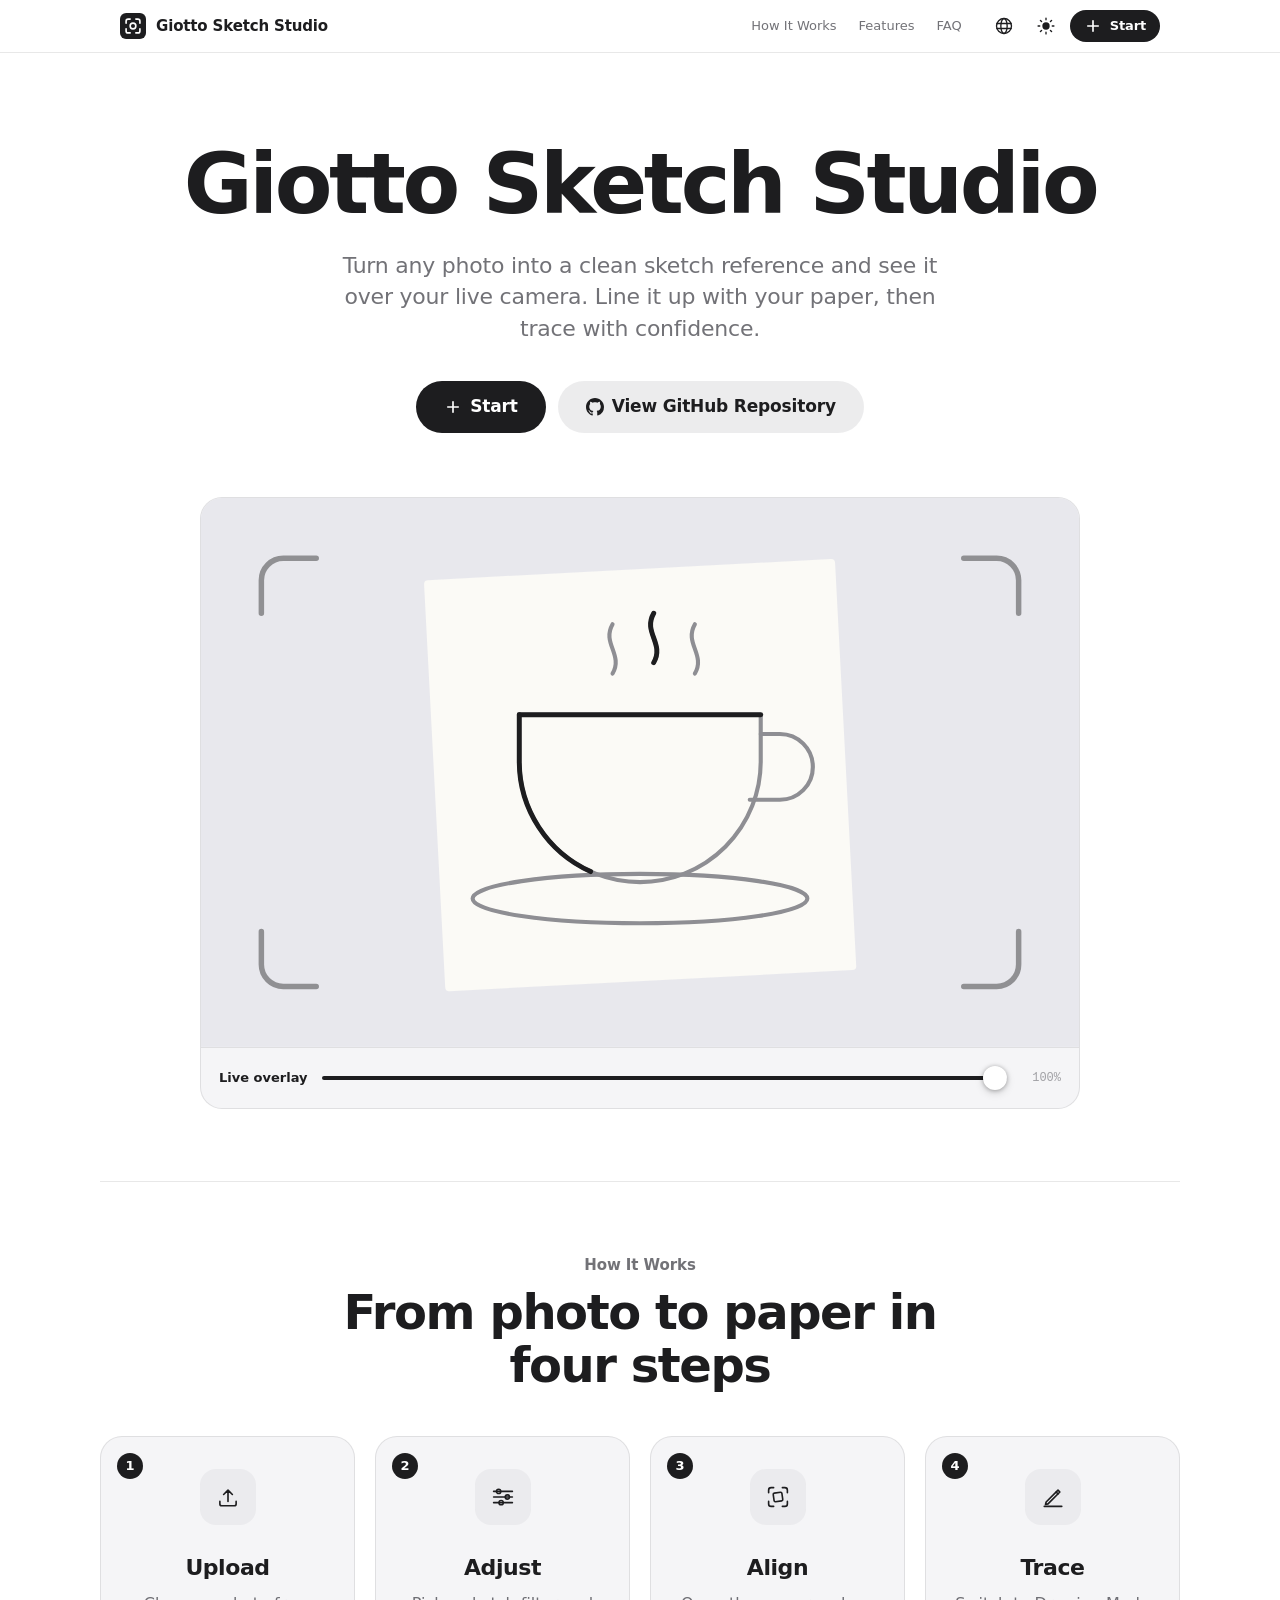
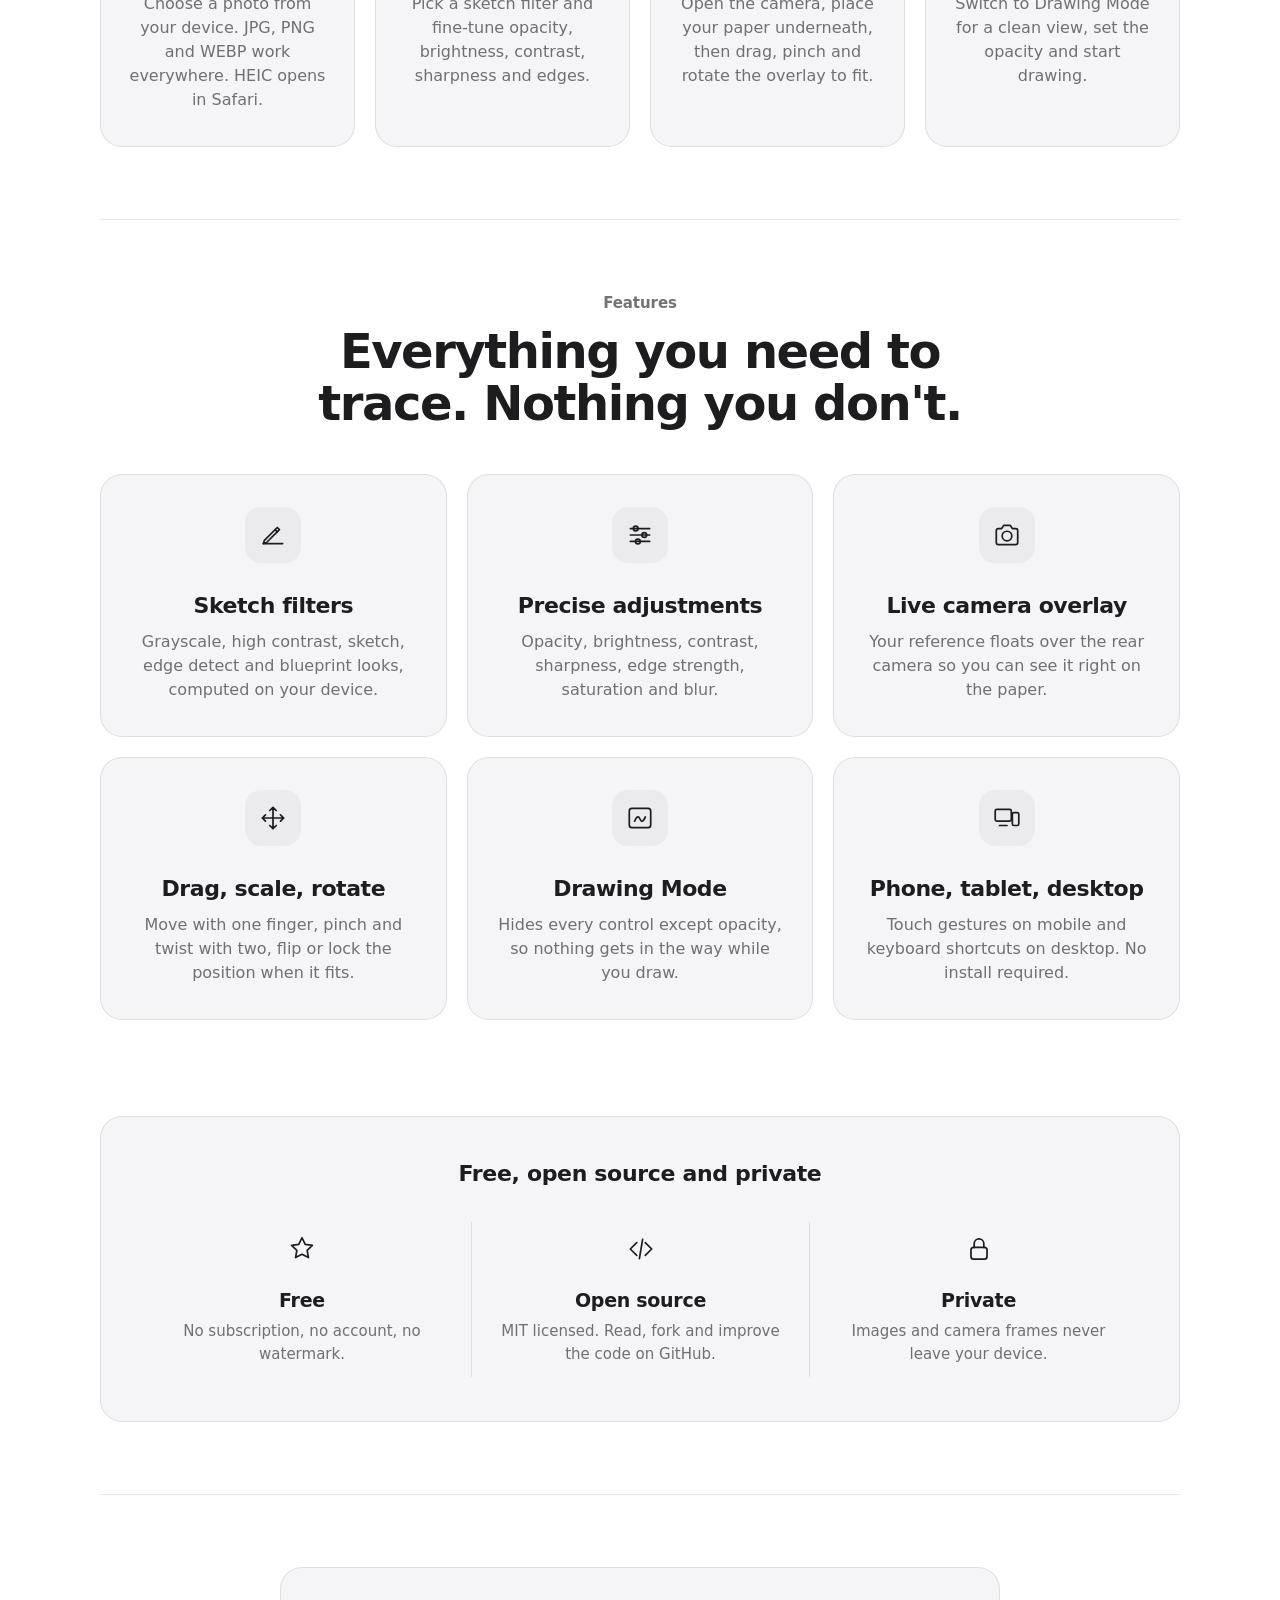
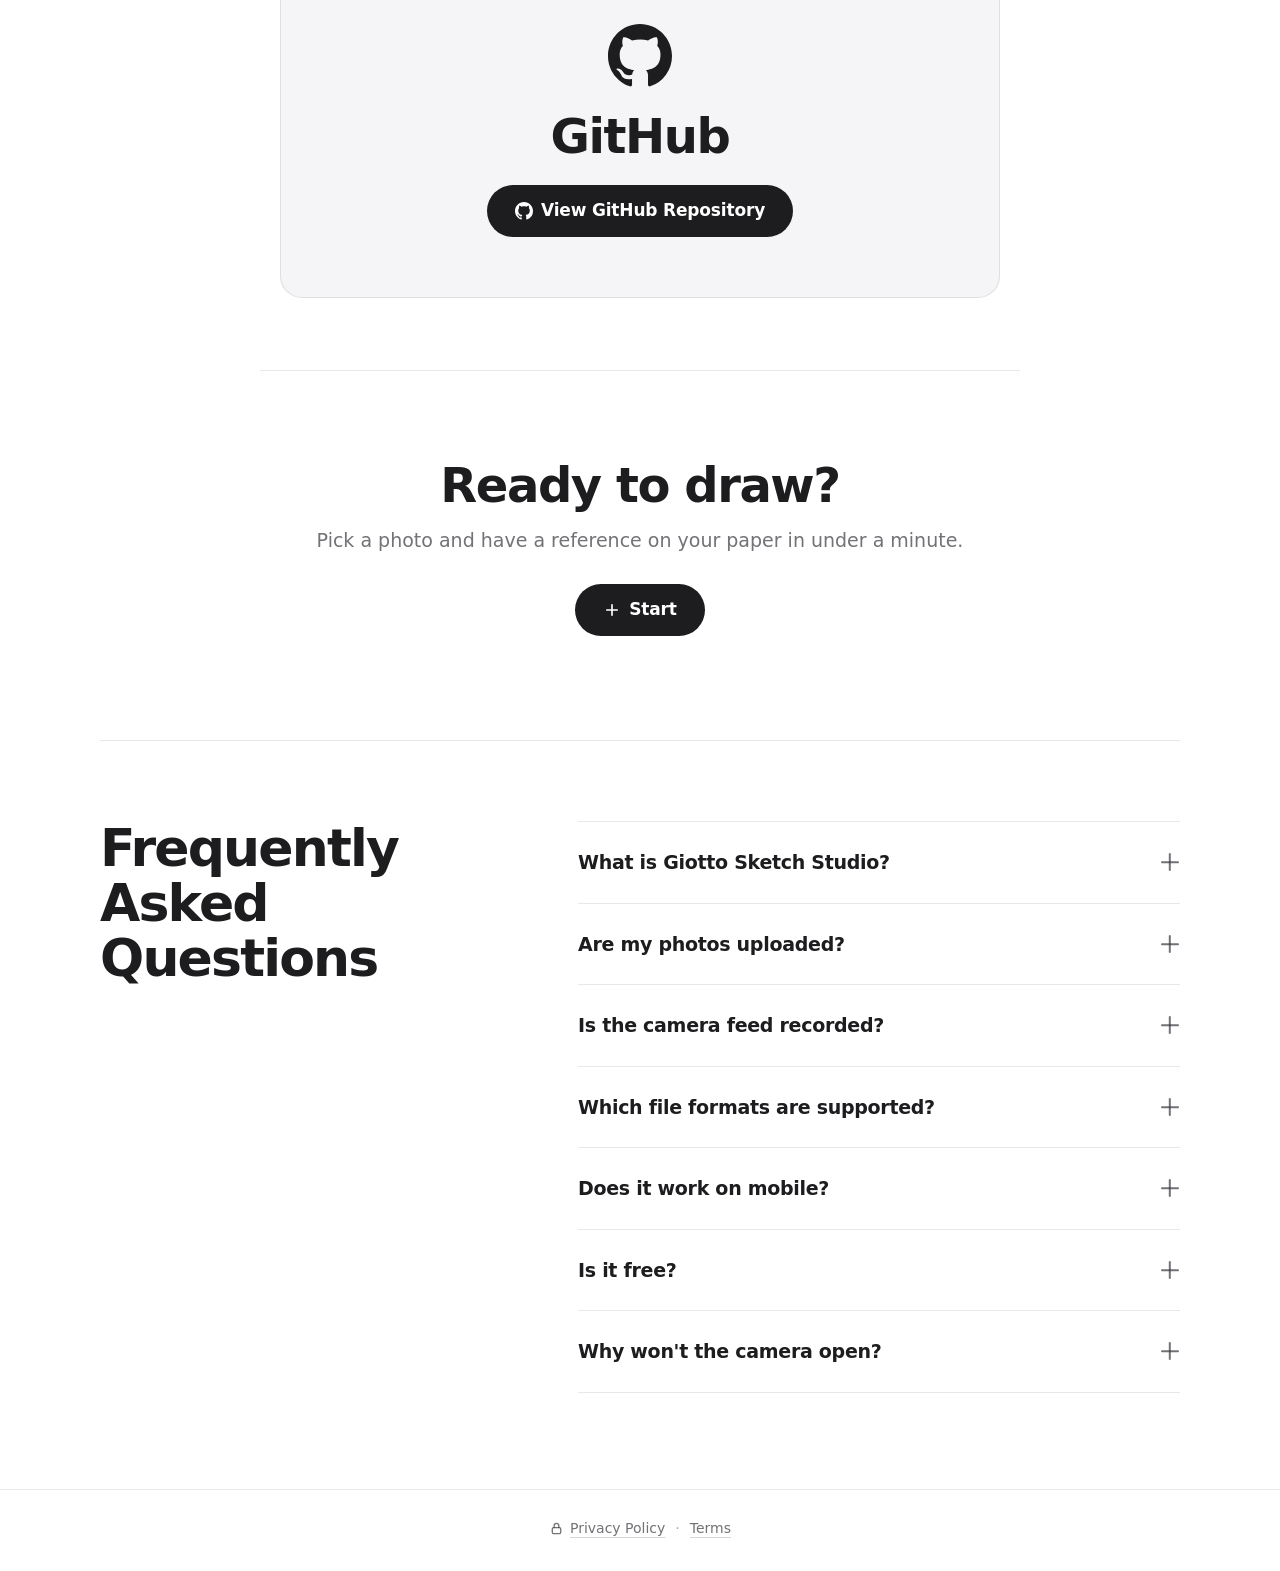
<file: index.html>
<!DOCTYPE html>
<html lang="en" class="i18n-loading">
<head>
<meta charset="UTF-8">
<meta name="viewport" content="width=device-width, initial-scale=1, viewport-fit=cover">
<title>Giotto Sketch Studio</title>
<meta name="description" content="Turn any photo into a sketch reference and trace it over your live camera. Free, open source, and private: everything runs in your browser.">
<meta name="theme-color" content="#000000">
<meta name="color-scheme" content="dark light">
<meta name="version" content="1.1.1">
<link rel="icon" href="assets/icons/icon.svg" type="image/svg+xml">
<link rel="apple-touch-icon" href="assets/icons/apple-touch-icon.png">
<script>
/* Boot: resolve theme before first paint (system | light | dark) and hide text until strings load. */
(function(){var d=document.documentElement,p;try{p=localStorage.getItem("giotto-theme")}catch(e){}
if(p==="main")p="dark";if(p!=="light"&&p!=="dark")p="system";
d.setAttribute("data-theme",p==="system"?(window.matchMedia&&matchMedia("(prefers-color-scheme: light)").matches?"light":"dark"):p);
setTimeout(function(){d.classList.remove("i18n-loading")},2500);})();
</script>
<link rel="preload" href="assets/i18n/en.json?v=1.1.1" as="fetch" crossorigin="anonymous">
<link rel="stylesheet" href="assets/css/app.css?v=1.1.1">
<script src="assets/js/i18n.js?v=1.1.1" defer></script>
<script src="assets/js/studio.js?v=1.1.1" defer></script>
<script src="assets/js/app.js?v=1.1.1" defer></script>
</head>
<body>
<a class="skip-link" href="#main" data-i18n="skipToContent">Skip to content</a>

<!-- Shared icon sprites -->
<svg width="0" height="0" style="position:absolute" aria-hidden="true">
  <symbol id="i-mark" viewBox="0 0 64 64"><rect width="64" height="64" rx="15" fill="currentColor"/><g fill="none" stroke="var(--mark-fg)" stroke-width="4" stroke-linecap="round"><path d="M15 25v-5a5 5 0 0 1 5-5h5M15 39v5a5 5 0 0 0 5 5h5M49 25v-5a5 5 0 0 0-5-5h-5M49 39v5a5 5 0 0 1-5 5h-5"/><circle cx="32" cy="32" r="7"/></g></symbol>
  <symbol id="i-gear" viewBox="0 0 24 24"><g fill="none" stroke="currentColor" stroke-width="1.7" stroke-linecap="round" stroke-linejoin="round"><circle cx="12" cy="12" r="3"/><path d="M19.4 15a1.7 1.7 0 0 0 .3 1.8l.1.1a2 2 0 1 1-2.8 2.8l-.1-.1a1.7 1.7 0 0 0-1.8-.3 1.7 1.7 0 0 0-1 1.5V21a2 2 0 1 1-4 0v-.1a1.7 1.7 0 0 0-1.1-1.5 1.7 1.7 0 0 0-1.8.3l-.1.1a2 2 0 1 1-2.8-2.8l.1-.1a1.7 1.7 0 0 0 .3-1.8 1.7 1.7 0 0 0-1.5-1H3a2 2 0 1 1 0-4h.1a1.7 1.7 0 0 0 1.5-1.1 1.7 1.7 0 0 0-.3-1.8l-.1-.1a2 2 0 1 1 2.8-2.8l.1.1a1.7 1.7 0 0 0 1.8.3H9a1.7 1.7 0 0 0 1-1.5V3a2 2 0 1 1 4 0v.1a1.7 1.7 0 0 0 1 1.5 1.7 1.7 0 0 0 1.8-.3l.1-.1a2 2 0 1 1 2.8 2.8l-.1.1a1.7 1.7 0 0 0-.3 1.8V9a1.7 1.7 0 0 0 1.5 1H21a2 2 0 1 1 0 4h-.1a1.7 1.7 0 0 0-1.5 1z"/></g></symbol>
  <symbol id="i-github" viewBox="0 0 16 16"><path fill="currentColor" d="M8 0C3.58 0 0 3.58 0 8c0 3.54 2.29 6.53 5.47 7.59.4.07.55-.17.55-.38 0-.19-.01-.82-.01-1.49-2.01.37-2.53-.49-2.69-.94-.09-.23-.48-.94-.82-1.13-.28-.15-.68-.52-.01-.53.63-.01 1.08.58 1.23.82.72 1.21 1.87.87 2.33.66.07-.52.28-.87.51-1.07-1.78-.2-3.64-.89-3.64-3.95 0-.87.31-1.59.82-2.15-.08-.2-.36-1.02.08-2.12 0 0 .67-.21 2.2.82.64-.18 1.32-.27 2-.27.68 0 1.36.09 2 .27 1.53-1.04 2.2-.82 2.2-.82.44 1.1.16 1.92.08 2.12.51.56.82 1.27.82 2.15 0 3.07-1.87 3.75-3.65 3.95.29.25.54.73.54 1.48 0 1.07-.01 1.93-.01 2.2 0 .21.15.46.55.38A8.01 8.01 0 0 0 16 8c0-4.42-3.58-8-8-8z"/></symbol>
  <symbol id="i-plus" viewBox="0 0 24 24"><path d="M12 5v14M5 12h14" fill="none" stroke="currentColor" stroke-width="2.2" stroke-linecap="round"/></symbol>
  <symbol id="i-lock" viewBox="0 0 16 16"><g fill="none" stroke="currentColor" stroke-width="1.4" stroke-linecap="round" stroke-linejoin="round"><rect x="3.5" y="7" width="9" height="6.5" rx="1.5"/><path d="M5.5 7V5a2.5 2.5 0 0 1 5 0v2"/></g></symbol>
  <symbol id="i-chev" viewBox="0 0 24 24"><path d="M9 6l6 6-6 6" fill="none" stroke="currentColor" stroke-width="2" stroke-linecap="round" stroke-linejoin="round"/></symbol>
  <symbol id="i-back" viewBox="0 0 24 24"><path d="M15 18l-6-6 6-6" fill="none" stroke="currentColor" stroke-width="2" stroke-linecap="round" stroke-linejoin="round"/></symbol>
  <symbol id="i-close" viewBox="0 0 24 24"><path d="M6 6l12 12M18 6L6 18" fill="none" stroke="currentColor" stroke-width="2" stroke-linecap="round"/></symbol>
  <symbol id="i-help" viewBox="0 0 24 24"><g fill="none" stroke="currentColor" stroke-width="1.8" stroke-linecap="round"><circle cx="12" cy="12" r="9"/><path d="M9.6 9.3a2.5 2.5 0 0 1 4.8.9c0 1.7-2.4 2.2-2.4 3.6"/><circle cx="12" cy="17" r=".6" fill="currentColor"/></g></symbol>
  <symbol id="i-check" viewBox="0 0 20 20"><path d="M4 10.5l3.5 3.5L16 6" fill="none" stroke="currentColor" stroke-width="2" stroke-linecap="round" stroke-linejoin="round"/></symbol>
</svg>

<!-- ======================= HOME / INFO PAGES ======================= -->
<div class="site" id="site">
  <header class="nav" id="nav">
    <div class="nav-inner">
      <a class="logo" href="#home" data-scroll-top data-i18n-aria="navHome">
        <svg class="mark" aria-hidden="true"><use href="#i-mark"/></svg>
        <span data-i18n="appName">Giotto Sketch Studio</span>
      </a>
      <nav class="nav-links" data-i18n-aria="ariaMenu">
        <a href="#how" data-i18n="navHowItWorks"></a>
        <a href="#features" data-i18n="navFeatures"></a>
        <a href="#faq" data-i18n="navFaq"></a>
      </nav>
      <div class="nav-actions">
        <button class="icon-btn plain" id="navLangBtn" type="button" data-i18n-aria="langLabel" title="">
          <svg viewBox="0 0 24 24" fill="none" stroke="currentColor" stroke-width="1.6" stroke-linecap="round" aria-hidden="true"><circle cx="12" cy="12" r="9"/><ellipse cx="12" cy="12" rx="3.8" ry="9"/><path d="M3.5 9h17M3.5 15h17"/></svg>
        </button>
        <button class="icon-btn plain" id="navThemeBtn" type="button" data-i18n-aria="themeToggle" title="">
          <svg class="theme-glyph" viewBox="0 0 24 24" aria-hidden="true">
            <mask id="tgMask"><rect width="24" height="24" fill="#fff"/><circle class="tg-bite" cx="17" cy="7" r="5" fill="#000"/></mask>
            <circle class="tg-core" cx="12" cy="12" r="4.4" fill="currentColor" mask="url(#tgMask)"/>
            <g class="tg-rays" stroke="currentColor" stroke-width="1.6" stroke-linecap="round"><path d="M12 2.5v2M12 19.5v2M2.5 12h2M19.5 12h2M5.3 5.3l1.4 1.4M17.3 17.3l1.4 1.4M5.3 18.7l1.4-1.4M17.3 6.7l1.4-1.4"/></g>
          </svg>
        </button>
        <a class="btn primary small" href="#studio"><svg aria-hidden="true"><use href="#i-plus"/></svg><span data-i18n="start"></span></a>
      </div>
    </div>
  </header>

  <main id="main">
    <!-- HOME -->
    <div class="page" id="page-home" data-page="home">
      <section class="hero">
        <h1 class="hero-title" tabindex="-1" data-i18n="appName">Giotto Sketch Studio</h1>
        <p class="hero-text" data-i18n="heroText"></p>
        <div class="hero-actions">
          <a class="btn primary large" href="#studio"><svg aria-hidden="true"><use href="#i-plus"/></svg><span data-i18n="start"></span></a>
          <a class="btn large" href="https://github.com/aligokdam/giotto.sketch.studio" target="_blank" rel="noopener noreferrer">
            <svg aria-hidden="true"><use href="#i-github"/></svg><span data-i18n="viewOnGithub"></span>
          </a>
        </div>

        <figure class="showcase">
          <svg class="showcase-art" viewBox="0 0 640 400" role="img" data-i18n-aria="illustrationLabel">
            <rect class="ill-bg" width="640" height="400"/>
            <g transform="rotate(-3 320 200)">
              <rect class="ill-paper" x="170" y="52" width="300" height="300" rx="3"/>
            </g>
            <g class="ill-guide">
              <path d="M300 92c-8 14 8 22 0 36M330 84c-8 14 8 22 0 36M360 92c-8 14 8 22 0 36"/>
              <path d="M232 158h176v34a88 88 0 0 1-176 0z"/>
              <path d="M408 172h14a24 24 0 0 1 0 48h-22"/>
              <ellipse cx="320" cy="292" rx="122" ry="18"/>
            </g>
            <g class="ill-ink">
              <path d="M232 158h176"/>
              <path d="M232 158v34a88 88 0 0 0 52 80.3"/>
              <path d="M330 84c-8 14 8 22 0 36"/>
            </g>
            <g class="ill-corners">
              <path d="M44 84V60a16 16 0 0 1 16-16h24M556 44h24a16 16 0 0 1 16 16v24M596 316v24a16 16 0 0 1-16 16h-24M84 356H60a16 16 0 0 1-16-16v-24"/>
            </g>
          </svg>
          <figcaption class="showcase-bar">
            <label class="pill" for="showcaseOpacity" data-i18n="illustrationCaption"></label>
            <input type="range" id="showcaseOpacity" min="0" max="100" value="100">
            <output class="mini-val" id="showcaseVal" for="showcaseOpacity">100%</output>
          </figcaption>
        </figure>
      </section>

      <section class="block" id="how" aria-labelledby="howTitle">
        <div class="block-head">
          <p class="eyebrow" data-i18n="navHowItWorks"></p>
          <h2 id="howTitle" data-i18n="howTitle"></h2>
        </div>
        <ol class="steps">
          <li class="step">
            <span class="step-num" aria-hidden="true">1</span>
            <div class="feature-icon" aria-hidden="true"><svg viewBox="0 0 48 48"><path d="M24 31V13M24 13l-7 7M24 13l7 7"/><path d="M11 31v4a3 3 0 0 0 3 3h20a3 3 0 0 0 3-3v-4"/></svg></div>
            <h3 data-i18n="step1Title"></h3><p data-i18n="step1Text"></p>
          </li>
          <li class="step">
            <span class="step-num" aria-hidden="true">2</span>
            <div class="feature-icon" aria-hidden="true"><svg viewBox="0 0 48 48"><path d="M9 15h30M9 24h30M9 33h30"/><circle cx="17" cy="15" r="3.4"/><circle cx="31" cy="24" r="3.4"/><circle cx="21" cy="33" r="3.4"/></svg></div>
            <h3 data-i18n="step2Title"></h3><p data-i18n="step2Text"></p>
          </li>
          <li class="step">
            <span class="step-num" aria-hidden="true">3</span>
            <div class="feature-icon" aria-hidden="true"><svg viewBox="0 0 48 48"><path d="M9 17v-4a4 4 0 0 1 4-4h4M9 31v4a4 4 0 0 0 4 4h4M39 17v-4a4 4 0 0 0-4-4h-4M39 31v4a4 4 0 0 1-4 4h-4"/><rect x="17" y="17" width="14" height="14" rx="2" transform="rotate(-8 24 24)"/></svg></div>
            <h3 data-i18n="step3Title"></h3><p data-i18n="step3Text"></p>
          </li>
          <li class="step">
            <span class="step-num" aria-hidden="true">4</span>
            <div class="feature-icon" aria-hidden="true"><svg viewBox="0 0 48 48"><path d="M12 36l4-1 19-19-3-3-19 19z"/><path d="M29 16l3 3M10 39h28"/></svg></div>
            <h3 data-i18n="step4Title"></h3><p data-i18n="step4Text"></p>
          </li>
        </ol>
      </section>

      <section class="block" id="features" aria-labelledby="featuresTitle">
        <div class="block-head">
          <p class="eyebrow" data-i18n="navFeatures"></p>
          <h2 id="featuresTitle" data-i18n="featuresTitle"></h2>
        </div>
        <div class="features">
          <article class="feature">
            <div class="feature-icon"><svg viewBox="0 0 28 28" aria-hidden="true"><path d="M5 22l3-1 12-12-2-2L6 19z"/><path d="M16 9l2 2M5 22h18"/></svg></div>
            <h3 data-i18n="feat1Title"></h3><p data-i18n="feat1Text"></p>
          </article>
          <article class="feature">
            <div class="feature-icon"><svg viewBox="0 0 28 28" aria-hidden="true"><path d="M5 8h18M5 14h18M5 20h18"/><circle cx="10" cy="8" r="2.2"/><circle cx="18" cy="14" r="2.2"/><circle cx="12" cy="20" r="2.2"/></svg></div>
            <h3 data-i18n="feat2Title"></h3><p data-i18n="feat2Text"></p>
          </article>
          <article class="feature">
            <div class="feature-icon"><svg viewBox="0 0 28 28" aria-hidden="true"><path d="M4 10a2 2 0 0 1 2-2h3l2-3h6l2 3h3a2 2 0 0 1 2 2v11a2 2 0 0 1-2 2H6a2 2 0 0 1-2-2z"/><circle cx="14" cy="15" r="4.5"/></svg></div>
            <h3 data-i18n="feat3Title"></h3><p data-i18n="feat3Text"></p>
          </article>
          <article class="feature">
            <div class="feature-icon"><svg viewBox="0 0 28 28" aria-hidden="true"><path d="M14 4v20M4 14h20M14 4l-3 3M14 4l3 3M14 24l-3-3M14 24l3-3M4 14l3-3M4 14l3 3M24 14l-3-3M24 14l-3 3"/></svg></div>
            <h3 data-i18n="feat4Title"></h3><p data-i18n="feat4Text"></p>
          </article>
          <article class="feature">
            <div class="feature-icon"><svg viewBox="0 0 28 28" aria-hidden="true"><rect x="4" y="5" width="20" height="18" rx="2.5"/><path d="M9 17c2-5 4-5 5-2s3 3 5-2"/></svg></div>
            <h3 data-i18n="feat5Title"></h3><p data-i18n="feat5Text"></p>
          </article>
          <article class="feature">
            <div class="feature-icon"><svg viewBox="0 0 28 28" aria-hidden="true"><rect x="3" y="6" width="15" height="11" rx="1.5"/><path d="M7 21h7"/><rect x="19" y="9" width="6" height="12" rx="1.5"/></svg></div>
            <h3 data-i18n="feat6Title"></h3><p data-i18n="feat6Text"></p>
          </article>
        </div>
      </section>

      <section class="values" aria-labelledby="valuesTitle">
        <h2 class="values-title" id="valuesTitle" data-i18n="valuesTitle"></h2>
        <div class="values-grid">
          <div class="value-item"><svg viewBox="0 0 28 28" aria-hidden="true"><path d="M14 3.5l3 6.2 6.7.9-4.9 4.7 1.2 6.7L14 18.8 8 22l1.2-6.7-4.9-4.7 6.7-.9z"/></svg><h3 data-i18n="valueFreeTitle"></h3><p data-i18n="valueFreeText"></p></div>
          <div class="value-item"><svg viewBox="0 0 28 28" aria-hidden="true"><path d="M10 8l-6 6 6 6M18 8l6 6-6 6M15.5 5l-3 18"/></svg><h3 data-i18n="valueOpenTitle"></h3><p data-i18n="valueOpenText"></p></div>
          <div class="value-item"><svg viewBox="0 0 28 28" aria-hidden="true"><rect x="6.5" y="12.5" width="15" height="11" rx="2.5"/><path d="M9.5 12.5V9a4.5 4.5 0 0 1 9 0v3.5"/></svg><h3 data-i18n="valuePrivateTitle"></h3><p data-i18n="valuePrivateText"></p></div>
        </div>
      </section>

      <section class="block github" id="github" aria-labelledby="githubTitle">
        <div class="repo-card">
          <svg class="repo-icon" aria-hidden="true"><use href="#i-github"/></svg>
          <h2 id="githubTitle">GitHub</h2>
          <a class="btn primary large" href="https://github.com/aligokdam/giotto.sketch.studio" target="_blank" rel="noopener noreferrer">
            <svg aria-hidden="true"><use href="#i-github"/></svg><span data-i18n="viewOnGithub"></span>
          </a>
        </div>
      </section>

      <section class="cta">
        <h2 data-i18n="ctaTitle"></h2>
        <p data-i18n="ctaText"></p>
        <a class="btn primary large" href="#studio"><svg aria-hidden="true"><use href="#i-plus"/></svg><span data-i18n="start"></span></a>
      </section>

      <section class="faq" id="faq" aria-labelledby="faqTitle">
        <h2 id="faqTitle" data-i18n="faqTitle"></h2>
        <div class="faq-list">
          <details><summary><span data-i18n="faq1q"></span><span class="faq-icon" aria-hidden="true"></span></summary><p data-i18n="faq1a"></p></details>
          <details><summary><span data-i18n="faq2q"></span><span class="faq-icon" aria-hidden="true"></span></summary><p data-i18n="faq2a"></p></details>
          <details><summary><span data-i18n="faq3q"></span><span class="faq-icon" aria-hidden="true"></span></summary><p data-i18n="faq3a"></p></details>
          <details><summary><span data-i18n="faq4q"></span><span class="faq-icon" aria-hidden="true"></span></summary><p data-i18n="faq4a"></p></details>
          <details><summary><span data-i18n="faq5q"></span><span class="faq-icon" aria-hidden="true"></span></summary><p data-i18n="faq5a"></p></details>
          <details><summary><span data-i18n="faq6q"></span><span class="faq-icon" aria-hidden="true"></span></summary><p data-i18n="faq6a"></p></details>
          <details><summary><span data-i18n="faq7q"></span><span class="faq-icon" aria-hidden="true"></span></summary><p data-i18n="faq7a"></p></details>
        </div>
      </section>
    </div>

    <!-- PRIVACY -->
    <article class="page doc" id="page-privacy" data-page="privacy" hidden>
      <header>
        <h1 tabindex="-1" data-i18n="privacyPolicy"></h1>
        <p class="doc-date" data-i18n="privacyUpdated"></p>
        <p class="doc-intro" data-i18n="privacyIntro"></p>
      </header>
      <section><h2 data-i18n="privacy1h"></h2>
        <ul class="doc-list"><li data-i18n="privacyL1"></li><li data-i18n="privacyL2"></li><li data-i18n="privacyL3"></li><li data-i18n="privacyL4"></li><li data-i18n="privacyL5"></li></ul>
      </section>
      <section><h2 data-i18n="privacy2h"></h2>
        <p data-i18n="privacy2p"></p>
      </section>
      <section><h2 data-i18n="privacy3h"></h2>
        <p data-i18n="privacy3p"></p>
      </section>
      <section><h2 data-i18n="privacy4h"></h2>
        <p data-i18n="privacy4p"></p>
        <ul class="doc-list"><li data-i18n="privacy4a"></li><li data-i18n="privacy4b"></li></ul>
        <p data-i18n="privacy4c"></p>
      </section>
      <section><h2 data-i18n="privacy5h"></h2>
        <p data-i18n="privacy5p"></p>
      </section>
      <section><h2 data-i18n="privacy6h"></h2>
        <p data-i18n="privacy6p"></p>
      </section>
      <section><h2 data-i18n="privacy8h"></h2>
        <p data-i18n="privacy8p"></p>
      </section>
      <section><h2 data-i18n="privacy9h"></h2>
        <p data-i18n="privacy9p"></p>
      </section>
      <section><h2 data-i18n="privacy10h"></h2>
        <p data-i18n-rich="privacy10p" data-link="github"></p>
      </section>
    </article>

    <!-- TERMS -->
    <article class="page doc numbered" id="page-terms" data-page="terms" hidden>
      <header>
        <h1 tabindex="-1" data-i18n="termsTitle"></h1>
        <p class="doc-date" data-i18n="termsUpdated"></p>
        <p class="doc-intro" data-i18n="termsIntro"></p>
      </header>
      <section><h2><span class="doc-num">1.</span><span data-i18n="terms1h"></span></h2>
        <p data-i18n="terms1p"></p>
      </section>
      <section><h2><span class="doc-num">2.</span><span data-i18n="terms2h"></span></h2>
        <p data-i18n="terms2p"></p>
      </section>
      <section><h2><span class="doc-num">3.</span><span data-i18n="terms3h"></span></h2>
        <p data-i18n-rich="terms3p" data-link="privacy"></p>
      </section>
      <section><h2><span class="doc-num">4.</span><span data-i18n="terms4h"></span></h2>
        <p data-i18n="terms4p"></p>
      </section>
      <section><h2><span class="doc-num">5.</span><span data-i18n="terms5h"></span></h2>
        <p data-i18n="terms5a"></p>
      </section>
      <section><h2><span class="doc-num">6.</span><span data-i18n="terms6h"></span></h2>
        <p data-i18n="terms6p"></p>
      </section>
      <section><h2><span class="doc-num">7.</span><span data-i18n="terms7h"></span></h2>
        <p data-i18n-rich="terms7p" data-link="github"></p>
      </section>
      <section><h2><span class="doc-num">8.</span><span data-i18n="terms8h"></span></h2>
        <p data-i18n="terms8p"></p>
      </section>
      <section><h2><span class="doc-num">9.</span><span data-i18n="terms9h"></span></h2>
        <p data-i18n="terms9p"></p>
      </section>
      <section><h2><span class="doc-num">10.</span><span data-i18n="terms10h"></span></h2>
        <p data-i18n="terms10p"></p>
      </section>
      <section><h2><span class="doc-num">11.</span><span data-i18n="terms11h"></span></h2>
        <p data-i18n="terms11p"></p>
      </section>
      <section><h2><span class="doc-num">12.</span><span data-i18n="terms12h"></span></h2>
        <p data-i18n-rich="terms12p" data-link="github"></p>
      </section>
    </article>
  </main>

  <footer class="footer">
    <nav class="legal-links" data-i18n-aria="navLegal">
      <a href="#privacy" data-sheet="privacy"><svg aria-hidden="true"><use href="#i-lock"/></svg><span data-i18n="privacyPolicy"></span></a>
      <span aria-hidden="true">·</span>
      <a href="#terms" data-i18n="termsLink"></a>
    </nav>
  </footer>
</div>

<!-- ======================= STUDIO (editor) ======================= -->
<div id="app" class="studio" hidden>

  <!-- SCREEN 1: UPLOAD -->
  <section id="screen-upload" class="screen active">
    <div class="header-bar">
      <button class="icon-btn" id="btnHome" type="button" data-i18n-aria="ariaHome">
        <svg aria-hidden="true"><use href="#i-back"/></svg>
      </button>
      <div class="header-group">
        <button class="icon-btn" id="btnGuide" type="button" data-i18n-aria="ariaHelp">
          <svg aria-hidden="true"><use href="#i-help"/></svg>
        </button>
        <button class="icon-btn" type="button" data-open-settings data-i18n-aria="navSettings">
          <svg aria-hidden="true"><use href="#i-gear"/></svg>
        </button>
      </div>
    </div>

    <div class="brand">
      <svg class="mark" aria-hidden="true"><use href="#i-mark"/></svg>
      <h1 data-i18n="appName">Giotto Sketch Studio</h1>
      <p data-i18n="tagline"></p>
    </div>

    <div class="dropzone panel-surface" id="dropzone" tabindex="0" role="button" data-i18n-aria="ariaUpload">
      <div class="corners" aria-hidden="true"><span></span><span></span><span></span><span></span></div>
      <div class="dropzone-content">
        <div class="glyph" aria-hidden="true">
          <svg viewBox="0 0 24 24" fill="none"><path d="M12 16V4M12 4l-4 4M12 4l4 4" stroke="currentColor" stroke-width="2" stroke-linecap="round" stroke-linejoin="round"/><path d="M4 16v2a2 2 0 0 0 2 2h12a2 2 0 0 0 2-2v-2" stroke="currentColor" stroke-width="2" stroke-linecap="round"/></svg>
        </div>
        <h2 data-i18n="dropTitle"></h2>
        <p class="sub" data-i18n="dropSub"></p>
        <button class="btn primary" id="btnBrowse" type="button" data-i18n="chooseImage"></button>
        <p class="hint" data-i18n="dropHint"></p>
      </div>
      <input type="file" id="fileInput" accept="image/*,.heic,.heif" hidden>
    </div>

    <nav class="legal-links studio-legal" data-i18n-aria="navLegal">
      <a href="#privacy" data-sheet="privacy"><svg aria-hidden="true"><use href="#i-lock"/></svg><span data-i18n="privacyPolicy"></span></a>
      <span aria-hidden="true">·</span>
      <a href="#terms" data-i18n="termsLink"></a>
    </nav>
  </section>

  <!-- SCREEN 2: EDITOR -->
  <section id="screen-editor" class="screen">
    <div class="top-bar">
      <button class="icon-btn" id="btnBackToUpload" type="button" data-i18n-aria="ariaBack">
        <svg aria-hidden="true"><use href="#i-back"/></svg>
      </button>
      <span class="title" data-i18n="adjustTitle"></span>
      <button class="icon-btn" type="button" data-open-settings data-i18n-aria="navSettings">
        <svg aria-hidden="true"><use href="#i-gear"/></svg>
      </button>
    </div>

    <div class="editor-canvas-wrap">
      <div class="frame">
        <canvas id="editCanvas"></canvas>
      </div>
    </div>

    <div class="panel panel-surface" id="editPanel">
      <div class="filters-row" id="filtersRow">
        <button class="filter-chip active" type="button" data-filter="normal" data-i18n="filterNormal"></button>
        <button class="filter-chip" type="button" data-filter="grayscale" data-i18n="filterGrayscale"></button>
        <button class="filter-chip" type="button" data-filter="highcontrast" data-i18n="filterHighContrast"></button>
        <button class="filter-chip" type="button" data-filter="sketch" data-i18n="filterSketch"></button>
        <button class="filter-chip" type="button" data-filter="edgedetect" data-i18n="filterEdgeDetect"></button>
        <button class="filter-chip" type="button" data-filter="blueprint" data-i18n="filterBlueprint"></button>
      </div>

      <div class="slider-group" id="editSliders">
        <div class="slider-row"><label for="s-opacity" data-i18n="lblOpacity"></label><input type="range" id="s-opacity" min="0" max="100" value="100"><span class="val" id="v-opacity">100%</span></div>
        <div class="slider-row"><label for="s-brightness" data-i18n="lblBrightness"></label><input type="range" id="s-brightness" min="0" max="200" value="100"><span class="val" id="v-brightness">100%</span></div>
        <div class="slider-row"><label for="s-contrast" data-i18n="lblContrast"></label><input type="range" id="s-contrast" min="0" max="200" value="100"><span class="val" id="v-contrast">100%</span></div>
        <div class="slider-row"><label for="s-sharpness" data-i18n="lblSharpness"></label><input type="range" id="s-sharpness" min="0" max="100" value="0"><span class="val" id="v-sharpness">0%</span></div>
        <div class="slider-row"><label for="s-edge" data-i18n="lblEdge"></label><input type="range" id="s-edge" min="0" max="100" value="0"><span class="val" id="v-edge">0%</span></div>
        <div class="slider-row"><label for="s-saturation" data-i18n="lblSaturation"></label><input type="range" id="s-saturation" min="0" max="200" value="100"><span class="val" id="v-saturation">100%</span></div>
        <div class="slider-row"><label for="s-blur" data-i18n="lblBlur"></label><input type="range" id="s-blur" min="0" max="20" value="0"><span class="val" id="v-blur">0px</span></div>
      </div>

      <div class="editor-actions">
        <button class="btn" id="btnResetEdits" type="button" data-i18n="reset"></button>
        <button class="btn primary grow" id="btnOpenCamera" type="button" data-i18n="openCamera"></button>
      </div>
    </div>
  </section>

  <!-- SCREEN 3: CAMERA / TRACE -->
  <section id="screen-camera" class="screen">
    <video id="cameraVideo" autoplay playsinline muted></video>

    <div id="overlayWrap">
      <img id="overlayImg" alt="">
    </div>

    <div class="cam-top" id="camTop">
      <button class="icon-btn glassy" id="btnCloseCamera" type="button" data-i18n-aria="ariaCloseCamera">
        <svg aria-hidden="true"><use href="#i-close"/></svg>
      </button>
      <div class="header-group">
        <button class="icon-btn glassy" id="btnLock" type="button" aria-pressed="false" data-i18n-aria="ariaLock">
          <svg viewBox="0 0 24 24" fill="none" aria-hidden="true"><rect x="5" y="11" width="14" height="9" rx="2" stroke="currentColor" stroke-width="2"/><path d="M8 11V7a4 4 0 0 1 8 0v4" stroke="currentColor" stroke-width="2"/></svg>
        </button>
        <button class="icon-btn glassy" id="btnFullscreen" type="button" data-i18n-aria="ariaFullscreen">
          <svg viewBox="0 0 24 24" fill="none" aria-hidden="true"><path d="M8 4H4v4M16 4h4v4M8 20H4v-4M16 20h4v-4" stroke="currentColor" stroke-width="2" stroke-linecap="round" stroke-linejoin="round"/></svg>
        </button>
      </div>
    </div>

    <div class="kbd-hint" id="kbdHint">
      <kbd>Space</kbd> <span data-i18n="hintHide"></span> · <kbd>R</kbd> <span data-i18n="hintReset"></span> · <kbd>F</kbd> <span data-i18n="hintFullscreen"></span> · <kbd>←↑→↓</kbd> <span data-i18n="hintMove"></span> · <kbd>Esc</kbd> <span data-i18n="hintExit"></span>
    </div>

    <div class="cam-stack" id="camStack">
      <div class="cam-bottom glass" id="camBottom">
        <div class="row-sliders">
          <div class="slider-row"><label for="o-opacity" data-i18n="lblOpacity"></label><input type="range" id="o-opacity" min="0" max="100" value="70"><span class="val" id="ov-opacity">70%</span></div>
          <div class="slider-row"><label for="o-scale" data-i18n="lblScale"></label><input type="range" id="o-scale" min="20" max="300" value="100"><span class="val" id="ov-scale">100%</span></div>
          <div class="slider-row"><label for="o-rotation" data-i18n="lblRotation"></label><input type="range" id="o-rotation" min="-180" max="180" value="0"><span class="val" id="ov-rotation">0°</span></div>
        </div>
        <div class="flip-row">
          <span class="label" data-i18n="transformLabel"></span>
          <div class="header-group">
            <button class="icon-btn" id="btnFlipH" type="button" data-i18n-aria="ariaFlipH">
              <svg viewBox="0 0 24 24" fill="none" aria-hidden="true"><path d="M12 3v18M6 7l-3 5 3 5M18 7l3 5-3 5" stroke="currentColor" stroke-width="2" stroke-linecap="round" stroke-linejoin="round"/></svg>
            </button>
            <button class="icon-btn" id="btnFlipV" type="button" data-i18n-aria="ariaFlipV">
              <svg viewBox="0 0 24 24" fill="none" aria-hidden="true"><path d="M3 12h18M7 6l5-3 5 3M7 18l5 3 5-3" stroke="currentColor" stroke-width="2" stroke-linecap="round" stroke-linejoin="round"/></svg>
            </button>
            <button class="icon-btn" id="btnResetOverlay" type="button" data-i18n-aria="ariaResetPos">
              <svg viewBox="0 0 24 24" fill="none" aria-hidden="true"><path d="M3 12a9 9 0 1 1 3 6.7" stroke="currentColor" stroke-width="2" stroke-linecap="round"/><path d="M3 17v-5h5" stroke="currentColor" stroke-width="2" stroke-linecap="round" stroke-linejoin="round"/></svg>
            </button>
          </div>
        </div>
      </div>

      <button class="btn primary start-draw-btn" id="btnStartDrawing" type="button" data-i18n="startDrawing"></button>
    </div>

    <!-- Drawing mode: only opacity stays on screen -->
    <div id="drawUI" class="hidden">
      <div class="draw-top">
        <button class="icon-btn glassy" id="btnExitDrawing" type="button" data-i18n-aria="ariaExitDrawing">
          <svg aria-hidden="true"><use href="#i-close"/></svg>
        </button>
      </div>
      <div class="draw-bottom glass">
        <label for="d-opacity" data-i18n="lblOpacity"></label>
        <input type="range" id="d-opacity" min="0" max="100" value="70">
        <span class="val" id="dv-opacity">70%</span>
      </div>
    </div>
  </section>
</div>

<div class="toast" id="toast" role="status" aria-live="polite"></div>

<!-- ======================= SETTINGS SHEET ======================= -->
<div class="sheet-backdrop" id="sheetBackdrop" hidden></div>
<div class="sheet" id="sheet" role="dialog" aria-modal="true" aria-labelledby="sheetTitle" tabindex="-1" hidden>
  <div class="sheet-header">
    <div class="sheet-start">
      <button class="nav-btn" id="sheetBack" type="button" hidden>
        <svg aria-hidden="true"><use href="#i-back"/></svg><span id="sheetBackLabel"></span>
      </button>
    </div>
    <h2 id="sheetTitle"></h2>
    <div class="sheet-end"><button class="nav-btn strong" id="sheetDone" type="button" data-i18n="done"></button></div>
  </div>

  <div class="sheet-body" id="sheetBody">
    <!-- Settings root -->
    <div class="sheet-view" data-view="settings" hidden>
      <div class="group">
        <h3 class="group-title" data-i18n="setGeneral"></h3>
        <ul class="list">
          <li><button class="row" type="button" data-push="language">
            <span class="row-label" data-i18n="langLabel"></span>
            <span class="row-value" id="langValue"></span>
            <svg class="row-chev" aria-hidden="true"><use href="#i-chev"/></svg>
          </button></li>
        </ul>
      </div>

      <div class="group">
        <h3 class="group-title" id="appearanceTitle" data-i18n="setAppearance"></h3>
        <div class="segmented" id="themeSeg" role="radiogroup" aria-labelledby="appearanceTitle">
          <button type="button" role="radio" data-theme-choice="system" data-i18n="themeSystem"></button>
          <button type="button" role="radio" data-theme-choice="light" data-i18n="themeLight"></button>
          <button type="button" role="radio" data-theme-choice="dark" data-i18n="themeDark"></button>
        </div>
        <p class="group-foot" data-i18n="setAppearanceHint"></p>
      </div>

      <div class="group">
        <h3 class="group-title" data-i18n="setInfo"></h3>
        <ul class="list">
          <li><button class="row" type="button" data-push="privacy"><span class="row-label" data-i18n="privacyPolicy"></span><svg class="row-chev" aria-hidden="true"><use href="#i-chev"/></svg></button></li>
          <li><a class="row" href="#terms" data-close-sheet><span class="row-label" data-i18n="termsTitle"></span><svg class="row-chev" aria-hidden="true"><use href="#i-chev"/></svg></a></li>
          <li><a class="row" href="#faq" data-close-sheet><span class="row-label" data-i18n="navFaq"></span><svg class="row-chev" aria-hidden="true"><use href="#i-chev"/></svg></a></li>
          <li><button class="row" type="button" data-push="guide"><span class="row-label" data-i18n="navHowItWorks"></span><svg class="row-chev" aria-hidden="true"><use href="#i-chev"/></svg></button></li>
        </ul>
      </div>

      <div class="group">
        <h3 class="group-title" data-i18n="setAbout"></h3>
        <ul class="list">
          <li><div class="row static"><svg class="mark" aria-hidden="true"><use href="#i-mark"/></svg><span class="row-main"><span class="row-label" data-i18n="appName"></span><span class="row-sub" data-i18n="aboutText"></span></span></div></li>
          <li><div class="row static"><span class="row-label" data-i18n="aboutVersion"></span><span class="row-value" id="appVersion">1.1.1</span></div></li>
          <li><div class="row static"><span class="row-label" data-i18n="aboutLicense"></span><span class="row-value">MIT</span></div></li>
          <li><a class="row" href="https://github.com/aligokdam/giotto.sketch.studio" target="_blank" rel="noopener noreferrer"><span class="row-label" data-i18n="aboutSource"></span><span class="row-value">GitHub</span><svg class="row-chev" aria-hidden="true"><use href="#i-chev"/></svg></a></li>
        </ul>
      </div>

      <div class="group">
        <ul class="list">
          <li><button class="row danger" type="button" id="resetSettings"><span class="row-label" data-i18n="resetSettings"></span></button></li>
        </ul>
      </div>
    </div>

    <!-- Privacy summary -->
    <div class="sheet-view" data-view="privacy" hidden>
      <p class="sheet-lead" data-i18n="privacySheetLead"></p>
      <div class="group">
        <ul class="list">
          <li><div class="row static text-only"><svg class="row-icon" viewBox="0 0 18 18" aria-hidden="true"><rect x="3" y="3.5" width="12" height="9" rx="1.5"/><path d="M6.5 15.5h5"/></svg><span class="row-label" data-i18n="privacyS1"></span></div></li>
          <li><div class="row static text-only"><svg class="row-icon" viewBox="0 0 18 18" aria-hidden="true"><circle cx="9" cy="9" r="6.5"/><path d="M2.5 9h13M9 2.5c2 2.2 2 10.8 0 13M9 2.5c-2 2.2-2 10.8 0 13"/></svg><span class="row-label" data-i18n="privacyS2"></span></div></li>
          <li><div class="row static text-only"><svg class="row-icon" viewBox="0 0 18 18" aria-hidden="true"><path d="M9 12V4M5.5 7.5L9 4l3.5 3.5M3 14.5h12"/><path d="M3 3l12 12"/></svg><span class="row-label" data-i18n="privacyS3"></span></div></li>
          <li><div class="row static text-only"><svg class="row-icon" viewBox="0 0 18 18" aria-hidden="true"><path d="M2.5 6.5a1.5 1.5 0 0 1 1.5-1.5h1.6l1.2-1.8h4.4l1.2 1.8H14a1.5 1.5 0 0 1 1.5 1.5v6.5A1.5 1.5 0 0 1 14 14.5H4A1.5 1.5 0 0 1 2.5 13z"/><circle cx="9" cy="9.5" r="2.4"/><path d="M3 3l12 12"/></svg><span class="row-label" data-i18n="privacyS4"></span></div></li>
          <li><div class="row static text-only"><svg class="row-icon" viewBox="0 0 18 18" aria-hidden="true"><ellipse cx="9" cy="4.5" rx="5.5" ry="2"/><path d="M3.5 4.5v9c0 1.1 2.5 2 5.5 2s5.5-.9 5.5-2v-9"/><path d="M3 3l12 12"/></svg><span class="row-label" data-i18n="privacyS5"></span></div></li>
        </ul>
        <p class="group-foot" data-i18n="privacySheetFoot"></p>
      </div>
    </div>

    <!-- Language -->
    <div class="sheet-view" data-view="language" hidden>
      <div class="group">
        <ul class="list" id="langList" role="radiogroup" data-i18n-aria="langLabel"></ul>
      </div>
    </div>

    <!-- How it works (studio guide) -->
    <div class="sheet-view" data-view="guide" hidden>
      <ol class="guide-steps" id="guideSteps"></ol>
      <p class="guide-privacy" data-i18n="guidePrivacy"></p>
    </div>
  </div>
</div>
</body>
</html>
</file>
<file: assets/css/app.css>
/* =====================================================================
   Giotto Sketch Studio
   One token set per theme; components only read tokens.
   ===================================================================== */

:root {
  color-scheme: dark;
  --bg: #000000;
  --bg-2: #0b0b0c;
  --card: #141416;
  --card-2: #1c1c1e;
  --separator: rgba(255, 255, 255, 0.1);
  --separator-strong: rgba(255, 255, 255, 0.18);
  --label: #f5f5f7;
  --label-2: rgba(235, 235, 245, 0.66);
  --label-3: rgba(235, 235, 245, 0.4);
  --fill: rgba(118, 118, 128, 0.24);
  --fill-2: rgba(118, 118, 128, 0.14);
  --fill-hover: rgba(118, 118, 128, 0.34);
  --primary-bg: #f5f5f7;
  --primary-fg: #000000;
  --primary-hover: #ffffff;
  --seg-on: #636366;
  --track: rgba(118, 118, 128, 0.4);
  --thumb: #ffffff;
  --nav-bg: rgba(0, 0, 0, 0.72);
  --glass: rgba(28, 28, 30, 0.72);
  --sheet-bg: #0f0f10;
  --cell: #1c1c1e;
  --backdrop: rgba(0, 0, 0, 0.55);
  --danger: #ff6961;
  --focus: rgba(255, 255, 255, 0.7);
  --ill-bg: #151517;
  --ill-corner: rgba(255, 255, 255, 0.55);
  --shadow-sheet: 0 30px 80px rgba(0, 0, 0, 0.6);

  --radius-xl: 22px;
  --radius-l: 16px;
  --radius-m: 12px;
  --radius-s: 10px;
  --ease: cubic-bezier(0.25, 0.1, 0.25, 1);
  --ease-out: cubic-bezier(0.16, 1, 0.3, 1);
  --font: -apple-system, BlinkMacSystemFont, "SF Pro Text", "Segoe UI Variable Text", "Segoe UI", system-ui, Roboto, "Helvetica Neue", Arial, sans-serif;
  --font-display: -apple-system, BlinkMacSystemFont, "SF Pro Display", "Segoe UI Variable Display", "Segoe UI", system-ui, Roboto, "Helvetica Neue", Arial, sans-serif;
  --font-mono: ui-monospace, "SF Mono", "Roboto Mono", Menlo, monospace;
  --safe-top: env(safe-area-inset-top, 0px);
  --safe-bottom: env(safe-area-inset-bottom, 0px);
}

html[data-theme="light"] {
  color-scheme: light;
  --bg: #ffffff;
  --bg-2: #f5f5f7;
  --card: #f5f5f7;
  --card-2: #ebebf0;
  --separator: rgba(0, 0, 0, 0.09);
  --separator-strong: rgba(0, 0, 0, 0.16);
  --label: #1d1d1f;
  --label-2: rgba(60, 60, 67, 0.72);
  --label-3: rgba(60, 60, 67, 0.46);
  --fill: rgba(118, 118, 128, 0.14);
  --fill-2: rgba(118, 118, 128, 0.08);
  --fill-hover: rgba(118, 118, 128, 0.2);
  --primary-bg: #1d1d1f;
  --primary-fg: #ffffff;
  --primary-hover: #000000;
  --seg-on: #ffffff;
  --track: rgba(118, 118, 128, 0.26);
  --thumb: #ffffff;
  --nav-bg: rgba(255, 255, 255, 0.76);
  --glass: rgba(255, 255, 255, 0.82);
  --sheet-bg: #f2f2f7;
  --cell: #ffffff;
  --backdrop: rgba(0, 0, 0, 0.28);
  --danger: #d70015;
  --focus: rgba(0, 0, 0, 0.55);
  --ill-bg: #e8e8ed;
  --ill-corner: rgba(0, 0, 0, 0.38);
  --shadow-sheet: 0 30px 80px rgba(0, 0, 0, 0.18);
}

/* ============================= BASE ============================= */
*, *::before, *::after { box-sizing: border-box; -webkit-tap-highlight-color: transparent; }
[hidden] { display: none !important; }
html { -webkit-text-size-adjust: 100%; text-size-adjust: 100%; }
html.i18n-loading body { visibility: hidden; }
body {
  margin: 0;
  background: var(--bg);
  color: var(--label);
  font-family: var(--font);
  font-size: 17px;
  line-height: 1.5;
  -webkit-font-smoothing: antialiased;
  -moz-osx-font-smoothing: grayscale;
}
html.in-studio, html.in-studio body { height: 100%; overflow: hidden; overscroll-behavior: none; }
body.sheet-open { overflow: hidden; }
h1, h2, h3 { font-family: var(--font-display); margin: 0; }
p { margin: 0; }
a { color: inherit; }
button { font: inherit; color: inherit; }
img, canvas { -webkit-user-drag: none; }
:focus-visible { outline: 2px solid var(--focus); outline-offset: 2px; border-radius: 8px; }
h1:focus, [tabindex="-1"]:focus { outline: none; }
[dir="rtl"] .flip-rtl, [dir="rtl"] .row-chev, [dir="rtl"] .nav-btn svg, [dir="rtl"] #btnHome svg, [dir="rtl"] #btnBackToUpload svg { transform: scaleX(-1); }

@media (prefers-reduced-motion: reduce) {
  *, *::before, *::after { animation-duration: 0.001ms !important; transition-duration: 0.001ms !important; scroll-behavior: auto !important; }
}

.skip-link {
  position: absolute; left: 12px; top: -60px; z-index: 100;
  background: var(--primary-bg); color: var(--primary-fg);
  padding: 10px 16px; border-radius: 999px; font-size: 14px; text-decoration: none;
}
.skip-link:focus { top: 12px; }

.mark { width: 28px; height: 28px; flex: none; color: var(--label); --mark-fg: var(--bg); }

/* ============================= BUTTONS ============================= */
.btn {
  display: inline-flex; align-items: center; justify-content: center; gap: 8px;
  min-height: 44px; padding: 0 20px; border-radius: 999px;
  border: 0; background: var(--fill); color: var(--label);
  font-size: 15px; font-weight: 600; letter-spacing: -0.01em; text-decoration: none;
  cursor: pointer; white-space: nowrap;
  transition: background-color 0.18s var(--ease), transform 0.12s var(--ease), opacity 0.18s;
}
.btn:hover { background: var(--fill-hover); }
.btn:active { transform: scale(0.97); }
.btn.primary { background: var(--primary-bg); color: var(--primary-fg); }
.btn.primary:hover { background: var(--primary-hover); }
.btn.small { min-height: 32px; padding: 0 14px; font-size: 13px; }
.btn.large { min-height: 52px; padding: 0 28px; font-size: 17px; }
.btn svg { width: 18px; height: 18px; }
.btn.grow { flex: 1; }

.icon-btn {
  width: 44px; height: 44px; flex: none; border-radius: 50%;
  display: inline-flex; align-items: center; justify-content: center;
  border: 0; background: var(--fill-2); color: var(--label); cursor: pointer;
  transition: background-color 0.16s var(--ease), transform 0.12s var(--ease);
}
.icon-btn:hover { background: var(--fill); }
.icon-btn:active { transform: scale(0.94); }
.icon-btn svg { width: 20px; height: 20px; }
.icon-btn.plain { background: transparent; width: 36px; height: 36px; }
.icon-btn.plain:hover { background: var(--fill-2); }
.icon-btn.active { background: var(--primary-bg); color: var(--primary-fg); }
.icon-btn.glassy { background: var(--glass); -webkit-backdrop-filter: blur(20px) saturate(160%); backdrop-filter: blur(20px) saturate(160%); }
.icon-btn.glassy.active { background: var(--primary-bg); }

.link-btn { background: none; border: 0; padding: 0; cursor: pointer; color: inherit; font-size: inherit; }
.link-btn:hover { color: var(--label); }

/* ============================= NAV ============================= */
.nav {
  position: sticky; top: 0; z-index: 20;
  padding-top: var(--safe-top);
  background: var(--nav-bg);
  -webkit-backdrop-filter: saturate(180%) blur(20px); backdrop-filter: saturate(180%) blur(20px);
  border-bottom: 1px solid var(--separator);
}
.nav-inner {
  max-width: 1080px; margin: 0 auto; height: 52px; padding: 0 20px;
  display: flex; align-items: center; gap: 24px;
}
.logo { display: inline-flex; align-items: center; gap: 10px; text-decoration: none; font-weight: 600; font-size: 15px; letter-spacing: -0.01em; min-width: 0; }
.logo span { white-space: nowrap; overflow: hidden; text-overflow: ellipsis; }
.logo .mark { width: 26px; height: 26px; }
.nav-links { display: flex; gap: 22px; margin-inline-start: auto; }
.nav-links a { font-size: 13px; color: var(--label-2); text-decoration: none; transition: color 0.15s; }
.nav-links a:hover { color: var(--label); }
.nav-actions { display: flex; align-items: center; gap: 6px; flex: none; }
.nav-actions .icon-btn.plain svg { width: 20px; height: 20px; }
.theme-glyph .tg-rays, .theme-glyph .tg-core, .theme-glyph .tg-bite { transition: transform 0.45s var(--ease-out), opacity 0.3s var(--ease); transform-origin: 12px 12px; transform-box: view-box; }
html[data-theme="dark"] .theme-glyph .tg-rays { opacity: 0; transform: rotate(-60deg) scale(0.6); }
html[data-theme="dark"] .theme-glyph .tg-core { transform: scale(1.35); }
html[data-theme="light"] .theme-glyph .tg-bite { transform: translate(9px, -9px); }
@media (max-width: 720px) {
  .nav-links { display: none; }
  .nav-actions { margin-inline-start: auto; }
}
@media (max-width: 420px) {
  .nav-inner { padding: 0 14px; gap: 8px; }
  .logo { gap: 8px; font-size: 14px; }
  .nav-actions { gap: 2px; }
  .nav-actions .icon-btn.plain { width: 32px; height: 32px; }
  .nav-actions .btn.small { padding: 0 12px; gap: 6px; }
}

/* ============================= HOME ============================= */
.page { padding: 0 20px; }
section[id] { scroll-margin-top: 72px; }

.hero { max-width: 980px; margin: 0 auto; padding: 88px 0 72px; text-align: center; }
.eyebrow { font-size: 15px; font-weight: 600; color: var(--label-2); margin-bottom: 10px; letter-spacing: -0.005em; }
.hero-title {
  font-size: clamp(42px, 8.4vw, 84px); font-weight: 700;
  letter-spacing: -0.04em; line-height: 1.03;
}
.hero-text {
  max-width: 620px; margin: 22px auto 0;
  font-size: clamp(18px, 2.3vw, 22px); line-height: 1.45; color: var(--label-2); letter-spacing: -0.01em;
}
.hero-actions { display: flex; flex-wrap: wrap; justify-content: center; gap: 12px; margin-top: 36px; }

.showcase { margin: 64px auto 0; max-width: 880px; border-radius: var(--radius-xl); overflow: hidden; background: var(--card); border: 1px solid var(--separator); }
.showcase-art { display: block; width: 100%; height: auto; }
.ill-bg { fill: var(--ill-bg); }
.ill-paper { fill: #fbfaf6; }
.ill-guide { fill: none; stroke: #8e8e93; stroke-width: 3; stroke-linecap: round; stroke-linejoin: round; opacity: 1; transition: opacity 0.12s linear; }
.ill-ink { fill: none; stroke: #1d1d1f; stroke-width: 3.6; stroke-linecap: round; stroke-linejoin: round; }
.ill-corners { fill: none; stroke: var(--ill-corner); stroke-width: 4; stroke-linecap: round; }
.showcase-bar { display: flex; align-items: center; gap: 14px; padding: 14px 18px; border-top: 1px solid var(--separator); font-size: 13px; color: var(--label-2); }
.pill { font-weight: 600; color: var(--label); white-space: nowrap; cursor: pointer; }
.showcase-bar input[type="range"] { flex: 1; min-width: 0; }
.showcase-bar input[type="range"]::-webkit-slider-runnable-track { background: linear-gradient(to right, var(--label) var(--fill-pct, 100%), var(--track) var(--fill-pct, 100%)); }
.showcase-bar input[type="range"]::-moz-range-progress { height: 4px; border-radius: 4px; background: var(--label); }
[dir="rtl"] .showcase-bar input[type="range"]::-webkit-slider-runnable-track { background: linear-gradient(to left, var(--label) var(--fill-pct, 100%), var(--track) var(--fill-pct, 100%)); }
.mini-val { width: 40px; text-align: end; font-family: var(--font-mono); font-size: 12px; color: var(--label-3); }

.block { max-width: 1080px; margin: 0 auto; padding: 72px 0; border-top: 1px solid var(--separator); }
.block-head { max-width: 680px; margin: 0 auto 44px; text-align: center; }
.block h2, .cta h2 { font-size: clamp(30px, 5vw, 48px); font-weight: 700; letter-spacing: -0.03em; line-height: 1.1; }

.steps { list-style: none; margin: 0; padding: 0; display: grid; grid-template-columns: repeat(4, minmax(0, 1fr)); gap: 20px; }
.step {
  position: relative; text-align: center;
  background: var(--card); border: 1px solid var(--separator); border-radius: var(--radius-xl);
  padding: 32px 24px 34px; transition: transform 0.25s var(--ease-out), border-color 0.25s;
}
.step .feature-icon svg { stroke-width: 2.6; }
.step-num {
  position: absolute; top: 16px; inset-inline-start: 16px;
  display: inline-flex; align-items: center; justify-content: center;
  width: 26px; height: 26px; border-radius: 50%;
  background: var(--primary-bg); color: var(--primary-fg);
  font-size: 13px; font-weight: 700;
}
.step h3, .feature h3 { font-size: 22px; font-weight: 600; letter-spacing: -0.02em; margin-bottom: 8px; }
.step p, .feature p { font-size: 16px; color: var(--label-2); line-height: 1.5; }
@media (hover: hover) {
  .step:hover, .feature:hover { transform: translateY(-3px); border-color: var(--separator-strong); }
}

.features { display: grid; grid-template-columns: repeat(3, minmax(0, 1fr)); gap: 20px; }
.feature { background: var(--card); border: 1px solid var(--separator); border-radius: var(--radius-xl); padding: 32px 28px 34px; min-height: 250px; transition: transform 0.25s var(--ease-out), border-color 0.25s;  text-align: center; }
.feature-icon { width: 56px; height: 56px; border-radius: 16px; background: var(--fill-2); display: flex; margin-inline: auto; align-items: center; justify-content: center; margin-bottom: 26px; }
.feature-icon svg { width: 30px; height: 30px; fill: none; stroke: var(--label); stroke-width: 1.6; stroke-linecap: round; stroke-linejoin: round; }

.values { max-width: 1080px; margin: 24px auto 72px; padding: 40px 32px 44px; border-radius: var(--radius-xl); background: var(--card); border: 1px solid var(--separator); }
.values-title { margin: 0 0 32px; text-align: center; font-size: 22px; font-weight: 600; letter-spacing: -0.015em; }
.values-grid { display: grid; grid-template-columns: repeat(3, minmax(0, 1fr)); }
.value-item { padding: 12px 28px; text-align: center; }
.value-item + .value-item { border-inline-start: 1px solid var(--separator); }
.value-item svg { width: 30px; height: 30px; fill: none; stroke: var(--label); stroke-width: 1.6; stroke-linecap: round; stroke-linejoin: round; }
.value-item h3 { margin: 14px 0 0; font-size: 19px; font-weight: 600; letter-spacing: -0.015em; }
.value-item p { margin: 6px 0 0; font-size: 15px; line-height: 1.5; color: var(--label-2); }

.faq {
  max-width: 1080px; margin: 0 auto; padding: 80px 0 96px; border-top: 1px solid var(--separator);
  display: grid; grid-template-columns: minmax(0, 5fr) minmax(0, 7fr); gap: 48px; align-items: start;
}
.faq h2 { font-size: clamp(32px, 4.6vw, 52px); font-weight: 700; letter-spacing: -0.035em; line-height: 1.06; }
.faq-list { border-top: 1px solid var(--separator); }
.faq-list details { border-bottom: 1px solid var(--separator); }
.faq-list summary {
  list-style: none; cursor: pointer; display: flex; align-items: center; justify-content: space-between; gap: 20px;
  padding: 26px 0; font-size: 19px; font-weight: 600; letter-spacing: -0.015em;
}
.faq-list summary::-webkit-details-marker { display: none; }
.faq-icon { position: relative; flex: none; width: 20px; height: 20px; color: var(--label-2); }
.faq-icon::before, .faq-icon::after {
  content: ""; position: absolute; left: 50%; top: 50%; width: 18px; height: 1.6px; border-radius: 1px;
  background: currentColor; transform: translate(-50%, -50%); transition: transform 0.25s var(--ease-out);
}
.faq-icon::after { transform: translate(-50%, -50%) rotate(90deg); }
.faq-list details[open] .faq-icon::after { transform: translate(-50%, -50%) rotate(0deg); }
.faq-list summary:hover .faq-icon { color: var(--label); }
.faq-list details p { padding: 0 44px 26px 0; color: var(--label-2); font-size: 16px; }

.github { text-align: center; }
.repo-card {
  max-width: 720px; margin: 0 auto; padding: 56px 32px 60px; border-radius: var(--radius-xl);
  background: var(--card); border: 1px solid var(--separator);
  display: flex; flex-direction: column; align-items: center; gap: 22px;
}
.repo-icon { width: 64px; height: 64px; color: var(--label); }
.cta { max-width: 760px; margin: 0 auto; padding: 88px 0 104px; text-align: center; border-top: 1px solid var(--separator); }
.cta p { color: var(--label-2); font-size: 19px; margin: 14px 0 30px; }

@media (max-width: 900px) {
  .steps, .features { grid-template-columns: repeat(2, minmax(0, 1fr)); }
}
@media (max-width: 600px) {
  .hero { padding: 56px 0 48px; }
  .hero-actions .btn { width: 100%; }
  .showcase { margin-top: 44px; border-radius: var(--radius-l); }
  .block { padding: 56px 0; }
  .block-head { margin-bottom: 32px; }
  .steps, .features { grid-template-columns: minmax(0, 1fr); gap: 16px; }
  .feature { min-height: 0; padding: 26px 22px 28px; }
  .feature-icon { margin-bottom: 20px; }
  .step h3, .feature h3 { font-size: 20px; }
  .values { padding: 30px 20px; margin-bottom: 56px; }
  .values-grid { grid-template-columns: minmax(0, 1fr); }
  .value-item { padding: 20px 4px; }
  .value-item + .value-item { border-inline-start: 0; border-top: 1px solid var(--separator); }
  .faq { grid-template-columns: 1fr; gap: 28px; padding: 56px 0 64px; }
  .faq-list summary { font-size: 17px; padding: 20px 0; }
  .faq-list details p { padding-right: 0; }
  .cta { padding: 64px 0 80px; }
}

/* ============================= DOC PAGES (privacy / terms) ============================= */
.doc { max-width: 720px; margin: 0 auto; padding-top: 64px; padding-bottom: 88px; }
.doc header { padding-bottom: 28px; margin-bottom: 8px; border-bottom: 1px solid var(--separator); }
.doc h1 { font-size: clamp(36px, 6vw, 52px); font-weight: 700; letter-spacing: -0.035em; line-height: 1.08; }
.doc-date { margin-top: 10px; font-size: 14px; color: var(--label-3); }
.doc-intro { margin-top: 18px; font-size: 19px; color: var(--label-2); }
.doc section { padding: 26px 0 0; }
.doc h2 { font-size: 21px; font-weight: 600; letter-spacing: -0.015em; margin-bottom: 8px; }
.doc section p { color: var(--label-2); }
.doc-list { margin: 4px 0 0; padding-inline-start: 22px; color: var(--label-2); }
.doc-list li { margin: 6px 0; }
.doc section p + .doc-list, .doc-list + p { margin-top: 10px; }
.doc section a { color: var(--label); text-underline-offset: 3px; }
.numbered section { padding: 26px 0; border-top: 1px solid var(--separator); }
.numbered header { border-bottom: 0; margin-bottom: 0; }
.numbered h2 { display: flex; gap: 14px; align-items: baseline; }
.doc-num { min-width: 26px; flex: none; color: var(--label-3); font-variant-numeric: tabular-nums; }
.numbered section p, .numbered .doc-list { margin-inline-start: 40px; }
@media (max-width: 600px) { .numbered section p, .numbered .doc-list { margin-inline-start: 0; } }

/* ============================= FOOTER ============================= */
.footer { border-top: 1px solid var(--separator); padding: 28px 20px calc(32px + var(--safe-bottom)); }
.legal-links { display: flex; align-items: center; justify-content: center; gap: 10px; font-size: 14px; color: var(--label-3); }
.legal-links a { display: inline-flex; align-items: center; gap: 6px; color: var(--label-2); text-decoration: underline; text-decoration-color: var(--separator-strong); text-underline-offset: 4px; transition: color 0.15s; }
.legal-links a:hover { color: var(--label); text-decoration-color: currentColor; }
.legal-links svg { width: 15px; height: 15px; }
.studio-legal { flex: none; font-size: 13px; }

/* ============================= TOAST ============================= */
.toast {
  position: fixed; top: calc(20px + var(--safe-top)); left: 50%; z-index: 90;
  transform: translate(-50%, -14px);
  max-width: min(440px, calc(100vw - 32px)); padding: 12px 20px; border-radius: 999px;
  background: var(--card-2); color: var(--label); border: 1px solid var(--separator-strong);
  font-size: 14px; text-align: center; box-shadow: 0 10px 30px rgba(0, 0, 0, 0.25);
  opacity: 0; pointer-events: none; transition: opacity 0.25s var(--ease), transform 0.25s var(--ease);
}
.toast.show { opacity: 1; transform: translate(-50%, 0); }

/* ============================= STUDIO ============================= */
.studio {
  position: fixed; inset: 0; z-index: 10; background: var(--bg);
  -webkit-user-select: none; user-select: none;
}
.screen { position: absolute; inset: 0; display: none; animation: screenIn 0.32s var(--ease-out); }
.screen.active { display: flex; }
@keyframes screenIn { from { opacity: 0; transform: scale(0.99); } to { opacity: 1; transform: none; } }

.panel-surface { background: var(--card); border: 1px solid var(--separator); border-radius: var(--radius-xl); }
.glass {
  background: var(--glass); border-radius: var(--radius-xl);
  -webkit-backdrop-filter: blur(24px) saturate(160%); backdrop-filter: blur(24px) saturate(160%);
  border: 1px solid var(--separator);
}
.header-bar, .top-bar, .cam-top {
  position: absolute; top: calc(16px + var(--safe-top)); left: 16px; right: 16px; z-index: 7;
  display: flex; align-items: center; justify-content: space-between; gap: 8px;
}
.header-group { display: flex; gap: 8px; }

/* ---- upload ---- */
#screen-upload {
  flex-direction: column; align-items: center; justify-content: center; gap: 28px;
  padding: calc(84px + var(--safe-top)) 20px calc(28px + var(--safe-bottom)); overflow-y: auto;
}
.brand { display: flex; flex-direction: column; align-items: center; gap: 6px; text-align: center; flex: none; }
.brand .mark { width: 44px; height: 44px; }
.brand h1 { font-size: 26px; font-weight: 700; letter-spacing: -0.025em; margin-top: 10px; }
.brand p { font-size: 14px; color: var(--label-2); }

.dropzone {
  position: relative; width: min(560px, 100%); padding: 56px 32px; text-align: center; flex: none;
  cursor: pointer; transition: border-color 0.2s, background-color 0.2s, transform 0.2s var(--ease);
}
.dropzone.drag-over { border-color: var(--label); background: var(--card-2); transform: scale(1.01); }
.dropzone-content { display: flex; flex-direction: column; align-items: center; gap: 12px; position: relative; z-index: 2; }
.dropzone .glyph {
  width: 64px; height: 64px; border-radius: 18px; background: var(--fill-2);
  display: flex; align-items: center; justify-content: center; margin-bottom: 4px;
}
.dropzone .glyph svg { width: 28px; height: 28px; color: var(--label); }
.dropzone h2 { font-size: 22px; font-weight: 600; letter-spacing: -0.02em; }
.dropzone .sub { color: var(--label-2); font-size: 15px; margin-bottom: 6px; }
.dropzone .hint { margin-top: 4px; font-size: 12px; color: var(--label-3); font-family: var(--font-mono); }

/* viewfinder corner brackets: Giotto's signature motif */
.corners span { position: absolute; width: 22px; height: 22px; border: 2px solid var(--label-3); }
.corners span:nth-child(1) { top: 12px; left: 12px; border-right: 0; border-bottom: 0; border-radius: 8px 0 0 0; }
.corners span:nth-child(2) { top: 12px; right: 12px; border-left: 0; border-bottom: 0; border-radius: 0 8px 0 0; }
.corners span:nth-child(3) { bottom: 12px; left: 12px; border-right: 0; border-top: 0; border-radius: 0 0 0 8px; }
.corners span:nth-child(4) { bottom: 12px; right: 12px; border-left: 0; border-top: 0; border-radius: 0 0 8px 0; }

/* ---- editor ---- */
#screen-editor { flex-direction: column; }
.top-bar .title { font-size: 12px; font-weight: 600; color: var(--label-2); font-family: var(--font-mono); letter-spacing: 0.06em; text-align: center; overflow: hidden; text-overflow: ellipsis; white-space: nowrap; }
.editor-canvas-wrap {
  flex: 1; min-height: 0; position: relative;
  display: flex; align-items: center; justify-content: center;
  padding: calc(76px + var(--safe-top)) 20px 0;
}
.editor-canvas-wrap .frame { position: relative; max-width: 100%; max-height: 100%; }
#editCanvas { display: block; max-width: 100%; max-height: 100%; border-radius: 14px; box-shadow: 0 20px 60px -24px rgba(0, 0, 0, 0.6); }

.panel {
  margin: 16px; margin-bottom: calc(16px + var(--safe-bottom));
  padding: 18px 18px 20px; display: flex; flex-direction: column; gap: 16px;
  max-height: 46vh; overflow-y: auto; flex: none;
}
.filters-row { display: flex; gap: 8px; overflow-x: auto; padding-bottom: 2px; scrollbar-width: none; flex: none; }
.filters-row::-webkit-scrollbar { display: none; }
.filter-chip {
  flex: none; padding: 9px 16px; border-radius: 999px; border: 0; cursor: pointer; white-space: nowrap;
  font-size: 14px; font-weight: 500; background: var(--fill-2); color: var(--label-2);
  transition: background-color 0.16s var(--ease), color 0.16s var(--ease);
}
.filter-chip:hover:not(.active) { background: var(--fill); color: var(--label); }
.filter-chip.active { background: var(--primary-bg); color: var(--primary-fg); font-weight: 600; }

.slider-group { display: flex; flex-direction: column; gap: 10px; flex: none; }
.slider-row { display: grid; grid-template-columns: 104px 1fr 44px; align-items: center; gap: 12px; }
.slider-row label { font-size: 14px; color: var(--label-2); font-weight: 500; overflow: hidden; text-overflow: ellipsis; white-space: nowrap; }
.val { font-size: 12px; color: var(--label-3); font-family: var(--font-mono); text-align: end; }

input[type="range"] {
  -webkit-appearance: none; appearance: none; width: 100%; height: 32px; margin: 0;
  background: transparent; cursor: pointer; touch-action: pan-y;
}
input[type="range"]::-webkit-slider-runnable-track { height: 4px; border-radius: 4px; background: var(--track); }
input[type="range"]::-moz-range-track { height: 4px; border-radius: 4px; background: var(--track); }
input[type="range"]::-webkit-slider-thumb {
  -webkit-appearance: none; margin-top: -10px; width: 24px; height: 24px; border-radius: 50%;
  background: var(--thumb); border: 0; box-shadow: 0 0.5px 4px rgba(0, 0, 0, 0.3), 0 3px 8px rgba(0, 0, 0, 0.15);
}
input[type="range"]::-moz-range-thumb {
  width: 24px; height: 24px; border-radius: 50%; border: 0;
  background: var(--thumb); box-shadow: 0 0.5px 4px rgba(0, 0, 0, 0.3), 0 3px 8px rgba(0, 0, 0, 0.15);
}

@media (min-width: 900px) and (min-height: 600px) {
  .panel { width: min(980px, calc(100% - 32px)); margin-inline: auto; }
  .slider-group { display: grid; grid-template-columns: 1fr 1fr; gap: 6px 32px; }
}
.editor-actions { display: flex; gap: 10px; flex: none; }
.editor-actions .btn { min-height: 50px; }

/* ---- camera / trace ---- */
#screen-camera { background: #000; }
#cameraVideo { position: absolute; inset: 0; width: 100%; height: 100%; object-fit: cover; background: #000; }
#overlayWrap {
  position: absolute; top: 50%; left: 50%; width: min(70%, 70vh, 900px);
  transform: translate(-50%, -50%); touch-action: none; will-change: transform;
}
#overlayImg { width: 100%; display: block; pointer-events: none; opacity: 0.7; }
#overlayWrap.locked { outline: 2px dashed rgba(255, 255, 255, 0.35); outline-offset: 8px; border-radius: 8px; }
.cam-top { z-index: 8; }

.cam-stack {
  position: absolute; left: 16px; right: 16px; bottom: calc(16px + var(--safe-bottom)); z-index: 8;
  display: flex; flex-direction: column; align-items: center; gap: 12px;
  max-height: calc(100% - 90px); max-height: calc(100dvh - 90px);
}
.cam-bottom { width: 100%; max-width: 560px; padding: 14px 16px 16px; display: flex; flex-direction: column; gap: 12px; overflow-y: auto; }
.cam-bottom .row-sliders { display: flex; flex-direction: column; gap: 6px; }
.flip-row { display: flex; gap: 10px; justify-content: space-between; align-items: center; }
.flip-row .label { font-size: 12px; color: var(--label-3); font-family: var(--font-mono); letter-spacing: 0.06em; }
.start-draw-btn { z-index: 9; min-height: 52px; padding: 0 30px; font-size: 16px; flex: none; }
.cam-hidden { display: none !important; }

#drawUI { position: absolute; inset: 0; z-index: 10; pointer-events: none; }
#drawUI .draw-top { position: absolute; top: calc(16px + var(--safe-top)); right: 16px; pointer-events: auto; }
[dir="rtl"] #drawUI .draw-top { right: auto; left: 16px; }
#drawUI .draw-bottom {
  position: absolute; left: 16px; right: 16px; bottom: calc(16px + var(--safe-bottom)); margin: 0 auto; max-width: 560px;
  pointer-events: auto; padding: 10px 18px; display: flex; align-items: center; gap: 14px;
}
#drawUI .draw-bottom label { font-size: 13px; color: var(--label-2); flex: none; }
.hidden { display: none !important; }

.kbd-hint {
  position: absolute; top: calc(74px + var(--safe-top)); left: 50%; transform: translateX(-50%); z-index: 7;
  display: flex; align-items: center; gap: 6px; white-space: nowrap;
  padding: 6px 12px; border-radius: 999px; background: var(--glass);
  -webkit-backdrop-filter: blur(20px); backdrop-filter: blur(20px);
  font-size: 11px; color: var(--label-2);
}
.kbd-hint kbd { font-family: var(--font-mono); font-size: 10.5px; padding: 2px 6px; border-radius: 5px; background: var(--fill); color: var(--label); }

@media (max-width: 860px), (hover: none) { .kbd-hint { display: none; } }
@media (max-width: 640px) {
  .slider-row { grid-template-columns: 84px 1fr 40px; gap: 10px; }
  .panel { max-height: 50vh; margin: 12px; margin-bottom: calc(12px + var(--safe-bottom)); padding: 16px; }
}

/* Landscape / short-height devices: compact the camera controls so nothing collides */
@media (max-height: 520px) {
  .cam-stack { gap: 8px; }
  .cam-bottom { padding: 10px 14px 12px; gap: 8px; max-width: none; }
  .cam-bottom .row-sliders { flex-direction: row; flex-wrap: wrap; gap: 4px 14px; }
  .cam-bottom .slider-row { grid-template-columns: 64px 90px 36px; gap: 6px; }
  .start-draw-btn { min-height: 42px; padding: 0 22px; font-size: 14px; }
  .header-bar, .top-bar, .cam-top { top: calc(10px + var(--safe-top)); left: 10px; right: 10px; }
  .icon-btn { width: 38px; height: 38px; }
}

/* Short viewports on the upload screen: shrink brand + dropzone so they never overlap */
@media (max-height: 720px) {
  #screen-upload { gap: 16px; padding-top: calc(72px + var(--safe-top)); }
  .brand .mark { width: 36px; height: 36px; }
  .brand h1 { font-size: 21px; margin-top: 6px; }
  .brand p { font-size: 13px; }
  .dropzone { padding: 32px 24px; }
  .dropzone .glyph { width: 52px; height: 52px; margin-bottom: 0; }
  .dropzone h2 { font-size: 19px; }
}

/* ============================= SETTINGS SHEET ============================= */
.sheet-backdrop {
  position: fixed; inset: 0; z-index: 70; background: var(--backdrop);
  -webkit-backdrop-filter: blur(10px); backdrop-filter: blur(10px);
  opacity: 0; transition: opacity 0.25s var(--ease);
}
.sheet-backdrop.show { opacity: 1; }
.sheet {
  position: fixed; z-index: 71; left: 0; right: 0; bottom: 0;
  max-height: min(88vh, 720px); max-height: min(88dvh, 720px);
  display: flex; flex-direction: column;
  background: var(--sheet-bg); color: var(--label);
  border-radius: 14px 14px 0 0; box-shadow: var(--shadow-sheet);
  transform: translateY(100%); transition: transform 0.32s var(--ease-out);
  outline: none;
}
.sheet.show { transform: translateY(0); }
@media (min-width: 640px) {
  .sheet {
    left: 50%; right: auto; bottom: auto; top: 50%; width: 440px;
    border-radius: 14px; max-height: min(80vh, 680px);
    transform: translate(-50%, -48%) scale(0.97); opacity: 0;
    transition: transform 0.28s var(--ease-out), opacity 0.2s var(--ease);
  }
  .sheet.show { transform: translate(-50%, -50%); opacity: 1; }
}

.sheet-header {
  flex: none; display: grid; grid-template-columns: 1fr auto 1fr; align-items: center;
  min-height: 56px; padding: 6px 8px; border-bottom: 1px solid var(--separator);
}
.sheet-header h2 { font-size: 17px; font-weight: 600; letter-spacing: -0.01em; text-align: center; white-space: nowrap; overflow: hidden; text-overflow: ellipsis; }
.sheet-end { display: flex; justify-content: flex-end; }
.nav-btn {
  display: inline-flex; align-items: center; gap: 2px; min-height: 40px; padding: 0 8px;
  background: none; border: 0; cursor: pointer; color: var(--label); font-size: 17px; border-radius: 8px;
}
.nav-btn svg { width: 22px; height: 22px; }
.nav-btn.strong { font-weight: 600; }
.nav-btn:hover { background: var(--fill-2); }

.sheet-body { overflow-y: auto; -webkit-overflow-scrolling: touch; overscroll-behavior: contain; padding: 8px 16px calc(24px + var(--safe-bottom)); }
.group { margin-top: 18px; }
.group-title { font-family: var(--font); font-size: 13px; font-weight: 400; text-transform: uppercase; letter-spacing: 0.02em; color: var(--label-3); padding: 0 16px 7px; }
.group-foot { font-size: 13px; color: var(--label-3); padding: 8px 16px 0; }
.list { list-style: none; margin: 0; padding: 0; background: var(--cell); border-radius: var(--radius-m); overflow: hidden; }
.list li + li .row { border-top: 1px solid var(--separator); }
.list li + li .row { box-shadow: none; }
.row {
  width: 100%; min-height: 46px; display: flex; align-items: center; gap: 12px;
  padding: 10px 14px 10px 16px; background: none; border: 0; text-align: start;
  font-size: 16px; color: var(--label); text-decoration: none; cursor: pointer;
}
button.row:hover, a.row:hover { background: var(--fill-2); }
.row.static { cursor: default; }
.row-main { display: flex; flex-direction: column; gap: 2px; min-width: 0; flex: 1; }
.row-label { flex: 1; min-width: 0; }
.row-main .row-label { flex: none; }
.row-sub { font-size: 13px; color: var(--label-2); line-height: 1.35; }
.row-value { color: var(--label-2); font-size: 15px; }
.row-chev { width: 16px; height: 16px; color: var(--label-3); flex: none; }
.row-check { width: 18px; height: 18px; color: var(--label); flex: none; visibility: hidden; }
.row[aria-checked="true"] .row-check { visibility: visible; }
.row .mark { width: 36px; height: 36px; }
.row.text-only { gap: 12px; }
.row-icon { width: 18px; height: 18px; flex: none; fill: none; stroke: var(--label-2); stroke-width: 1.5; stroke-linecap: round; stroke-linejoin: round; }
.sheet-lead { margin: 16px 4px 0; font-size: 17px; font-weight: 600; letter-spacing: -0.012em; line-height: 1.4; }
.row.danger { color: var(--danger); justify-content: center; }
.row.danger .row-label { flex: none; }

.segmented { display: grid; grid-template-columns: repeat(3, 1fr); gap: 2px; padding: 2px; background: var(--fill); border-radius: 9px; }
.segmented button {
  min-height: 34px; border: 0; border-radius: 7px; background: transparent; cursor: pointer;
  font-size: 14px; font-weight: 500; color: var(--label);
  transition: background-color 0.18s var(--ease), box-shadow 0.18s var(--ease);
}
.segmented button[aria-checked="true"] { background: var(--seg-on); font-weight: 600; box-shadow: 0 1px 3px rgba(0, 0, 0, 0.18); }

.guide-steps { list-style: none; margin: 16px 0 0; padding: 0; display: flex; flex-direction: column; gap: 14px; }
.guide-steps li { display: flex; gap: 12px; align-items: flex-start; font-size: 15px; line-height: 1.45; color: var(--label-2); }
.guide-steps .num {
  flex: none; width: 26px; height: 26px; border-radius: 50%;
  background: var(--primary-bg); color: var(--primary-fg);
  display: flex; align-items: center; justify-content: center; font-size: 13px; font-weight: 700;
}
.guide-privacy { margin-top: 20px; padding-top: 16px; border-top: 1px solid var(--separator); font-size: 13px; color: var(--label-3); }
</file>
